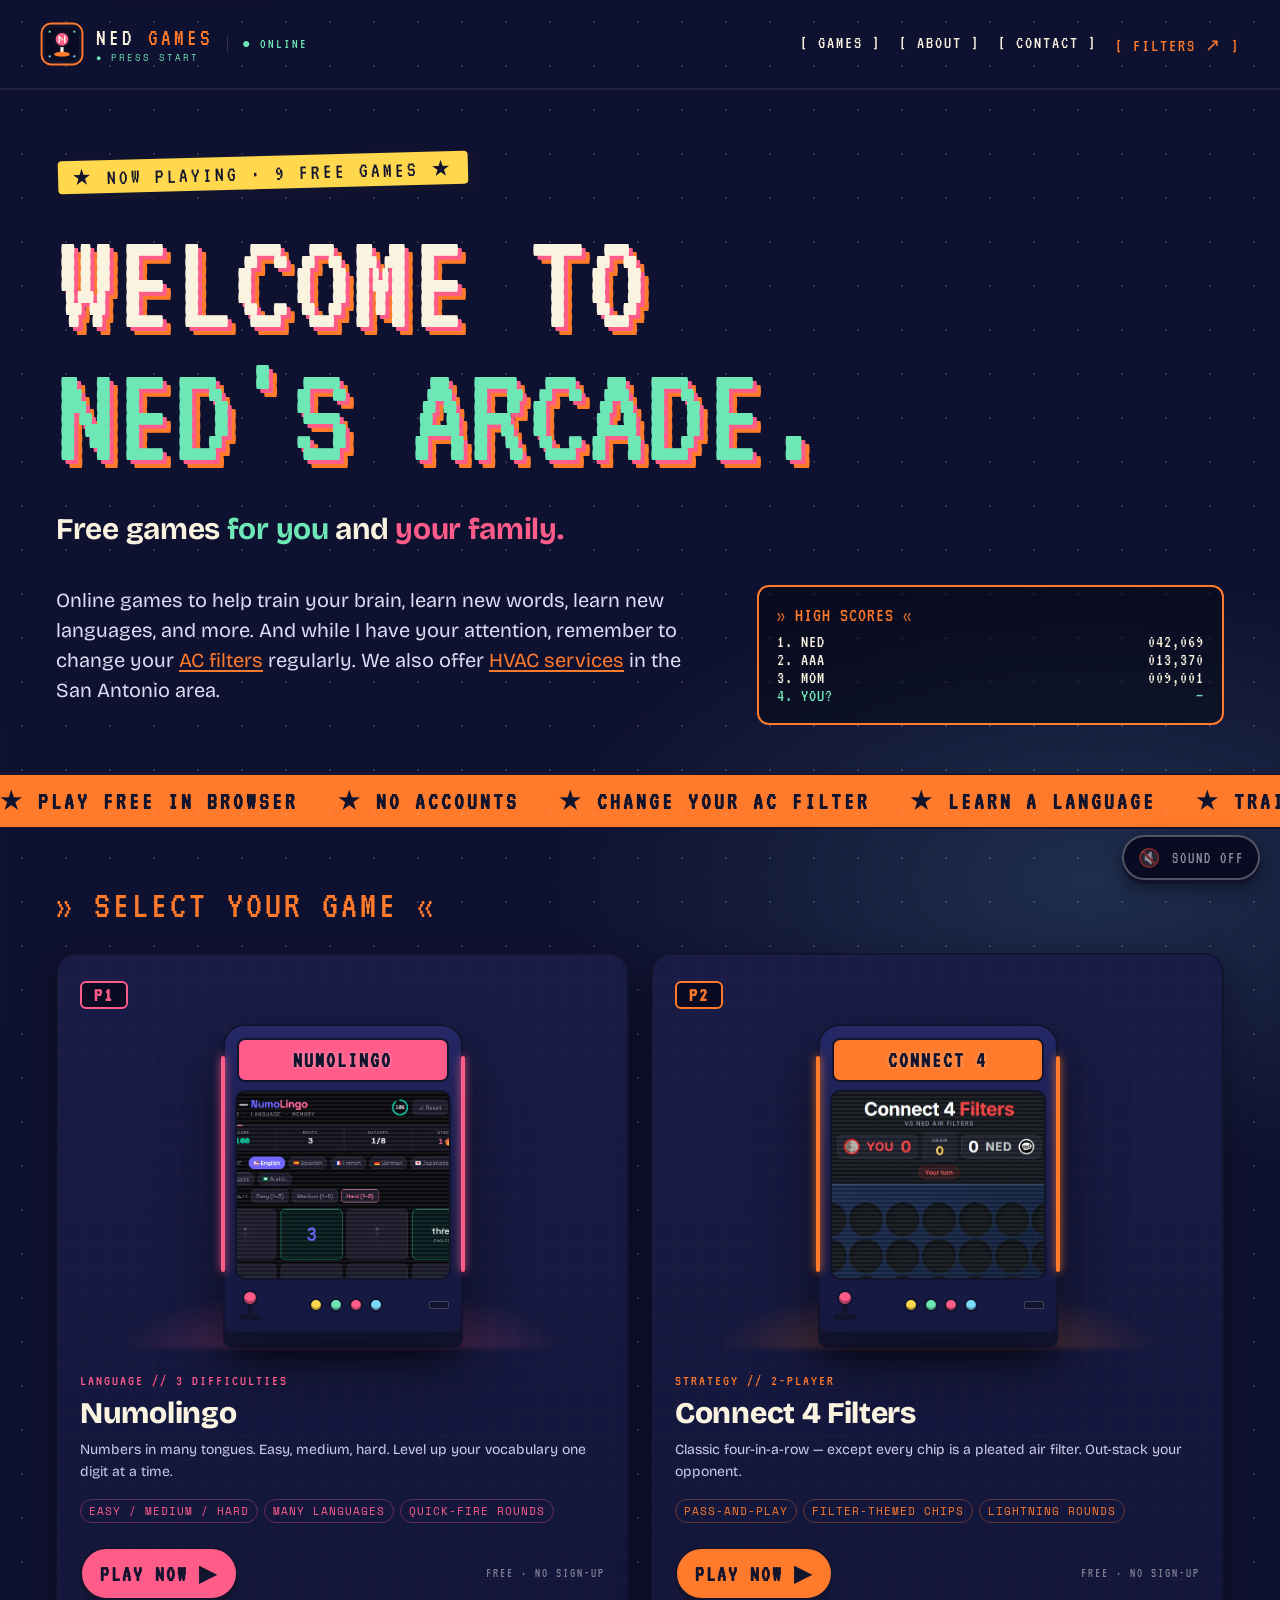
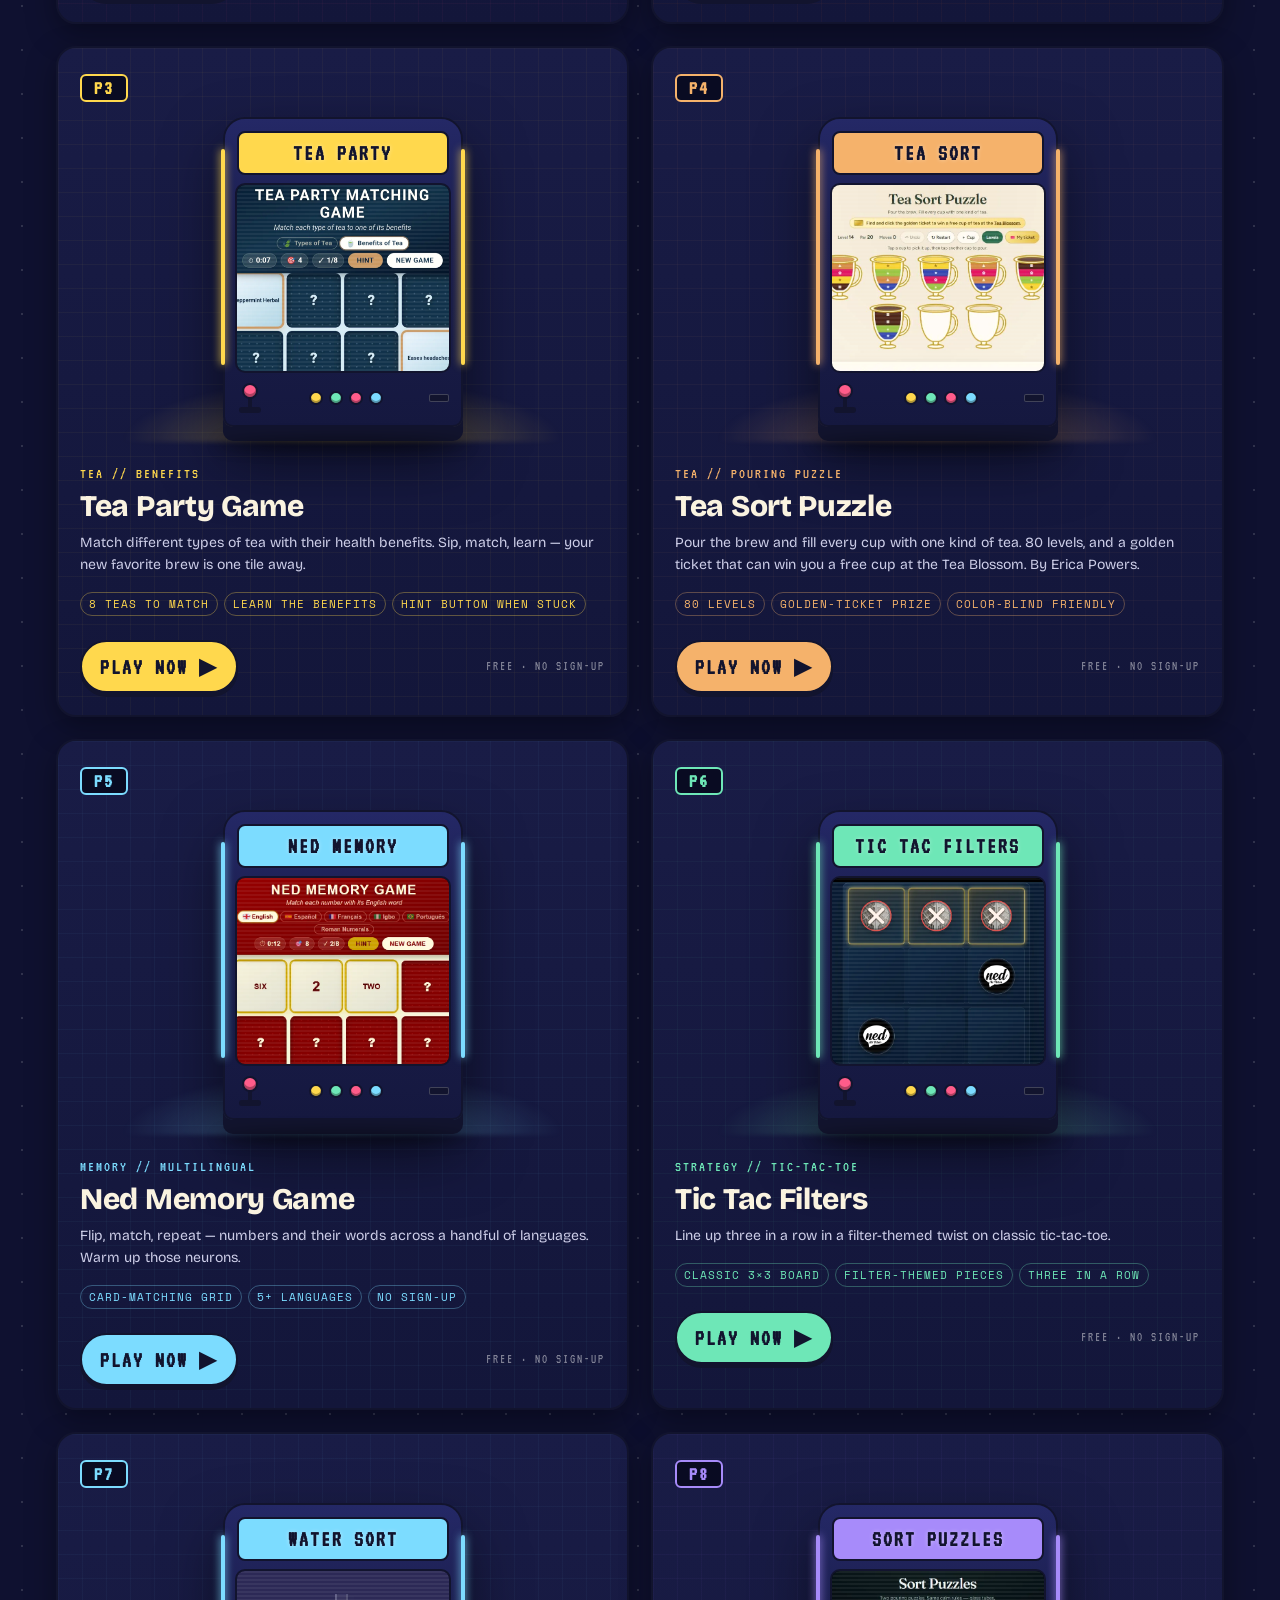
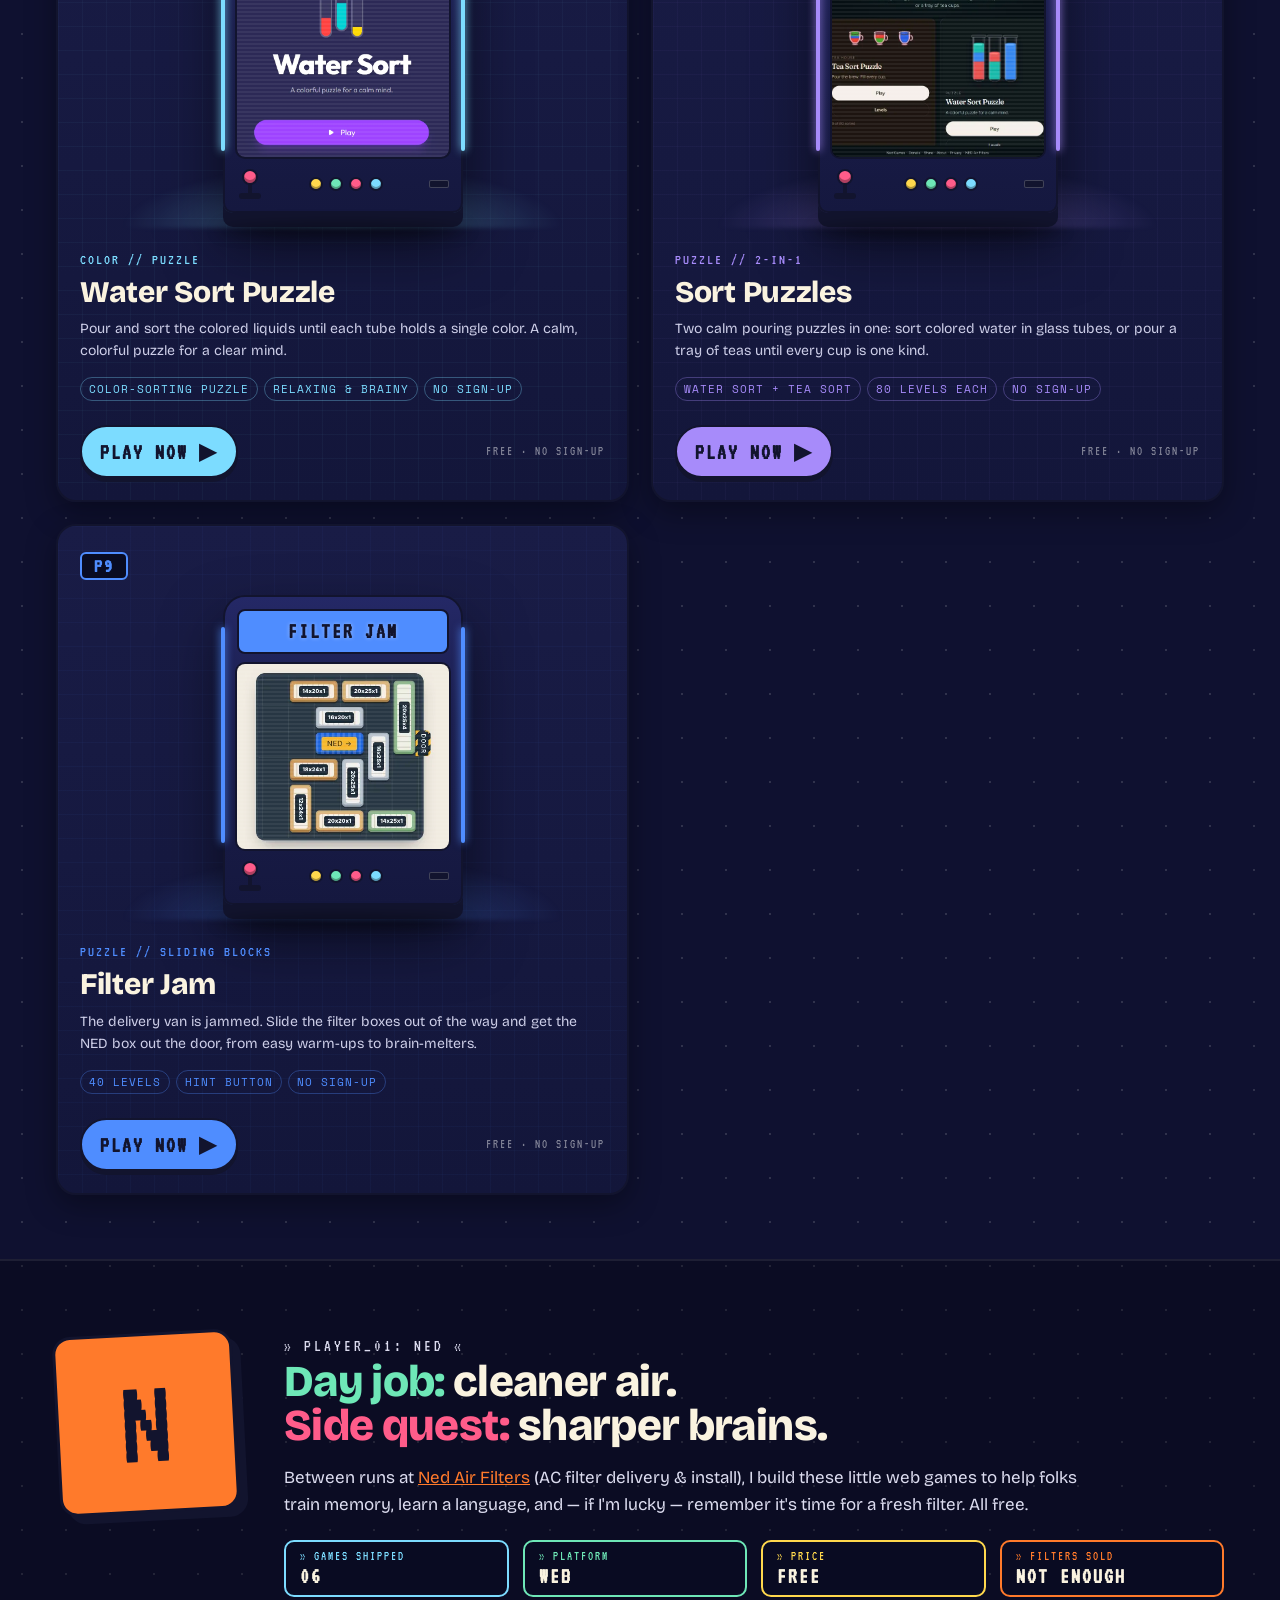
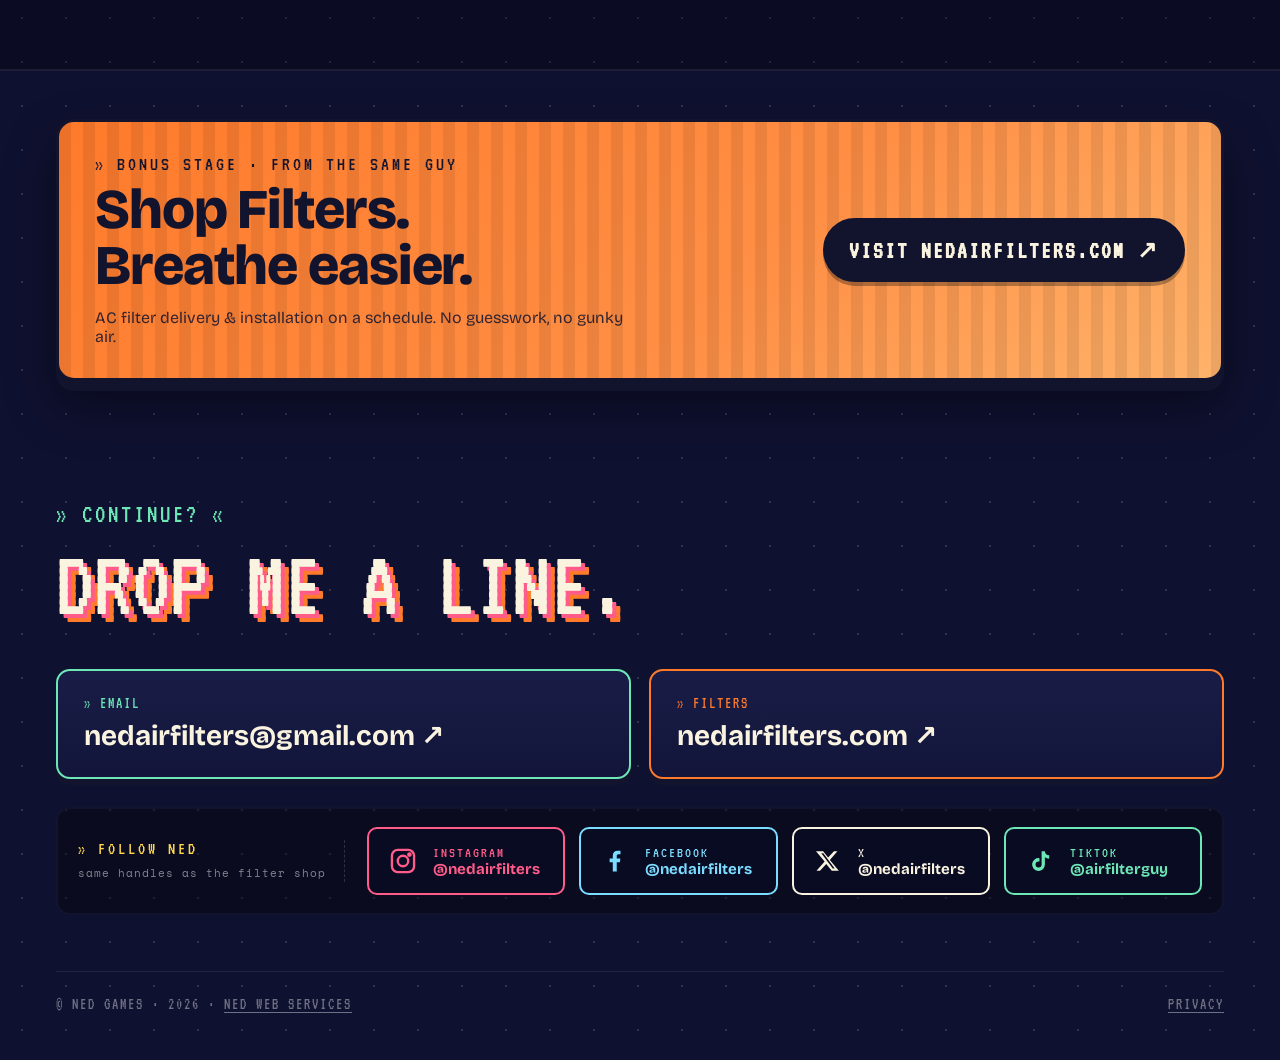
<file: index.html>
<!doctype html>
<html lang="en">
<head>
<meta charset="utf-8">
<meta name="viewport" content="width=device-width, initial-scale=1">
<script async src="https://nedtraffic.replit.app/api/tracker.js" data-site="a083da2c-3864-4326-9551-e8ba31e98a28"></script>
<title>Ned Games — Free Browser Memory Games &amp; Language Games</title>
<meta name="description" content="Free browser memory games and language games by Ned. Learn numbers in Spanish, French, Igbo, Swahili &amp; more. Play Connect 4 Filters and color-sorting puzzles. No downloads, no sign-up.">
<link rel="canonical" href="https://games.nedwebservices.com/">
<meta name="theme-color" content="#0f1130">
<meta name="author" content="Ned">
<link rel="icon" type="image/png" href="assets/favicon.png">
<link rel="icon" type="image/png" sizes="192x192" href="assets/favicon-192.png">
<link rel="apple-touch-icon" href="assets/apple-touch-icon.png">
<meta property="og:type" content="website">
<meta property="og:site_name" content="Ned Games">
<meta property="og:title" content="Ned Games — Free Brain-Training Browser Games">
<meta property="og:description" content="Nine free browser games: memory matching, Connect 4 Filters, number-word language matching, tea-and-benefits matching, Water Sort and Tea Sort pouring puzzles, the Filter Jam sliding block puzzle, and Tic Tac Filters. Free games for you and your family.">
<meta property="og:url" content="https://games.nedwebservices.com/">
<meta property="og:image" content="https://games.nedwebservices.com/assets/og-image.jpg">
<meta property="og:image:width" content="1200">
<meta property="og:image:height" content="630">
<meta name="twitter:card" content="summary_large_image">
<meta name="twitter:title" content="Ned Games — Free Brain-Training Browser Games">
<meta name="twitter:description" content="Free browser memory games &amp; language games. Learn numbers in Spanish, French, Igbo, and Swahili. Play Connect 4 Filters and color-sorting puzzles. No sign-up.">
<meta name="twitter:image" content="https://games.nedwebservices.com/assets/og-image.jpg">
<link rel="preconnect" href="https://fonts.googleapis.com">
<link rel="preconnect" href="https://fonts.gstatic.com" crossorigin>
<link rel="stylesheet" href="https://fonts.googleapis.com/css2?family=Bricolage+Grotesque:opsz,wght@12..96,400;12..96,600;12..96,700;12..96,800&family=VT323&family=Space+Mono:wght@400;700&display=swap">
<link rel="stylesheet" href="style.css?v=1">
<script type="application/ld+json">{"@context": "https://schema.org", "@graph": [{"@type": "WebSite", "@id": "https://games.nedwebservices.com/#website", "url": "https://games.nedwebservices.com/", "name": "Ned Games", "description": "Free browser memory games, language games and puzzles by Ned.", "publisher": {"@type": "Organization", "name": "Ned Web Services", "url": "https://www.nedwebservices.com"}}, {"@type": "ItemList", "name": "Ned Games", "itemListElement": [{"@type": "ListItem", "position": 1, "item": {"@type": "VideoGame", "name": "Numolingo", "url": "https://numolingo.replit.app/", "description": "Numbers in many tongues. Easy, medium, hard. Level up your vocabulary one digit at a time.", "gamePlatform": "Web browser", "applicationCategory": "Game", "operatingSystem": "Any", "offers": {"@type": "Offer", "price": "0", "priceCurrency": "USD"}, "image": "https://games.nedwebservices.com/assets/screens/numolingo.webp"}}, {"@type": "ListItem", "position": 2, "item": {"@type": "VideoGame", "name": "Connect 4 Filters", "url": "https://connect4filters.replit.app/", "description": "Classic four-in-a-row \u2014 except every chip is a pleated air filter. Out-stack your opponent.", "gamePlatform": "Web browser", "applicationCategory": "Game", "operatingSystem": "Any", "offers": {"@type": "Offer", "price": "0", "priceCurrency": "USD"}, "image": "https://games.nedwebservices.com/assets/screens/connect4.webp"}}, {"@type": "ListItem", "position": 3, "item": {"@type": "VideoGame", "name": "Tea Party Game", "url": "https://teapartygame.replit.app/", "description": "Match different types of tea with their health benefits. Sip, match, learn \u2014 your new favorite brew is one tile away.", "gamePlatform": "Web browser", "applicationCategory": "Game", "operatingSystem": "Any", "offers": {"@type": "Offer", "price": "0", "priceCurrency": "USD"}, "image": "https://games.nedwebservices.com/assets/screens/teaparty.webp"}}, {"@type": "ListItem", "position": 4, "item": {"@type": "VideoGame", "name": "Tea Sort Puzzle", "url": "https://teasort.nedwebservices.com/", "description": "Pour the brew and fill every cup with one kind of tea. 80 levels, and a golden ticket that can win you a free cup at the Tea Blossom.", "gamePlatform": "Web browser", "applicationCategory": "Game", "operatingSystem": "Any", "offers": {"@type": "Offer", "price": "0", "priceCurrency": "USD"}, "image": "https://games.nedwebservices.com/assets/screens/teasort.webp"}}, {"@type": "ListItem", "position": 5, "item": {"@type": "VideoGame", "name": "Ned Memory Game", "url": "https://nedmemorygame.replit.app/", "description": "Flip, match, repeat \u2014 numbers and their words across a handful of languages. Warm up those neurons.", "gamePlatform": "Web browser", "applicationCategory": "Game", "operatingSystem": "Any", "offers": {"@type": "Offer", "price": "0", "priceCurrency": "USD"}, "image": "https://games.nedwebservices.com/assets/screens/memory.webp"}}, {"@type": "ListItem", "position": 6, "item": {"@type": "VideoGame", "name": "Tic Tac Filters", "url": "https://tictacfilters.replit.app/", "description": "Line up three in a row in a filter-themed twist on classic tic-tac-toe.", "gamePlatform": "Web browser", "applicationCategory": "Game", "operatingSystem": "Any", "offers": {"@type": "Offer", "price": "0", "priceCurrency": "USD"}, "image": "https://games.nedwebservices.com/assets/screens/tictacfilters.webp"}}, {"@type": "ListItem", "position": 7, "item": {"@type": "VideoGame", "name": "Water Sort Puzzle", "url": "https://water-sort.replit.app/", "description": "Pour and sort the colored liquids until each tube holds a single color. A calm, colorful puzzle for a clear mind.", "gamePlatform": "Web browser", "applicationCategory": "Game", "operatingSystem": "Any", "offers": {"@type": "Offer", "price": "0", "priceCurrency": "USD"}, "image": "https://games.nedwebservices.com/assets/screens/watersort.webp"}}, {"@type": "ListItem", "position": 8, "item": {"@type": "VideoGame", "name": "Sort Puzzles", "url": "https://watersort.grok.me/", "description": "Two calm pouring puzzles in one: sort colored water in glass tubes, or pour a tray of teas until every cup is one kind.", "gamePlatform": "Web browser", "applicationCategory": "Game", "operatingSystem": "Any", "offers": {"@type": "Offer", "price": "0", "priceCurrency": "USD"}, "image": "https://games.nedwebservices.com/assets/screens/sortpuzzles.webp"}}, {"@type": "ListItem", "position": 9, "item": {"@type": "VideoGame", "name": "Filter Jam", "url": "https://filterjam.nedwebservices.com/", "description": "Sliding block puzzle: slide the filter boxes and get the NED box out the van door. 40 levels.", "genre": "Puzzle", "gamePlatform": "Web browser", "image": "https://games.nedwebservices.com/assets/screens/filterjam.webp"}}]}]}</script>
</head>
<body>
<div class="page">
  <div class="stars" aria-hidden="true"></div>

  <header class="topnav">
    <a class="brand" href="#top" aria-label="Ned Games home">
      <span class="logo"><svg viewBox="0 0 56 56" aria-hidden="true" focusable="false">
  <rect x="2" y="2" width="52" height="52" rx="12" fill="#12142e" stroke="#ff7a2b" stroke-width="2.5"/>
  <rect x="7" y="7" width="42" height="42" rx="8" fill="#090b22"/>
  <rect x="26" y="26" width="4" height="14" fill="#faf3e0"/>
  <ellipse cx="28" cy="42" rx="10" ry="3" fill="#12142e"/><ellipse cx="28" cy="41" rx="10" ry="3" fill="#ff7a2b"/>
  <circle cx="28" cy="22" r="9" fill="#ff5c8a" stroke="#12142e" stroke-width="2"/>
  <g fill="#faf3e0"><rect x="23.5" y="17.5" width="2" height="9"/><rect x="30.5" y="17.5" width="2" height="9"/><rect x="25.5" y="19.5" width="2" height="2"/><rect x="27.5" y="21.5" width="2" height="2"/></g>
  <g fill="#6ee7b7"><rect x="11" y="11" width="2.5" height="2.5"/><rect x="42.5" y="11" width="2.5" height="2.5"/></g>
  <g fill="#7cdcff"><rect x="11" y="42.5" width="2.5" height="2.5"/><rect x="42.5" y="42.5" width="2.5" height="2.5"/></g>
</svg><span class="logo-words"><span class="logo-name">NED <span>GAMES</span></span><span class="logo-sub"><span class="blink">●</span> press start</span></span></span>
      <span class="online"><span class="blink">●</span> ONLINE</span>
    </a>
    <nav aria-label="Main">
      <a href="#games">[ GAMES ]</a>
      <a href="#about">[ ABOUT ]</a>
      <a href="#contact">[ CONTACT ]</a>
      <a class="ext" href="https://www.nedairfilters.com" target="_blank" rel="noopener">[ FILTERS ↗ ]</a>
    </nav>
  </header>

  <main>
    <section class="hero" id="top">
      <p class="now-playing">★ NOW PLAYING · 9 FREE GAMES ★</p>
      <h1>WELCOME TO<br><span>NED'S ARCADE.</span></h1>
      <p class="manifesto">Free games <span class="m">for you</span> and <span class="p">your family.</span></p>
      <div class="hero-grid">
        <p>Online games to help train your brain, learn new words, learn new languages, and more. And while I have your attention, remember to change your <a href="https://www.nedairfilters.com" target="_blank" rel="noopener">AC filters</a> regularly. We also offer <a href="https://www.nedairfilters.com/hvac" target="_blank" rel="noopener">HVAC services</a> in the San Antonio area.</p>
        <div class="scores" role="img" aria-label="Arcade high score table for fun">
          <h2>» HIGH SCORES «</h2>
          <div><span>1. NED</span><span>042,069</span></div>
          <div><span>2. AAA</span><span>013,370</span></div>
          <div><span>3. MOM</span><span>009,001</span></div>
          <div class="you"><span>4. YOU?</span><span>—</span></div>
        </div>
      </div>
    </section>

    <div class="ticker" aria-label="Play free in browser, no accounts, change your AC filter, learn a language, train your memory"><div class="ticker-track" aria-hidden="true"><span>★ PLAY FREE IN BROWSER</span><span>★ NO ACCOUNTS</span><span>★ CHANGE YOUR AC FILTER</span><span>★ LEARN A LANGUAGE</span><span>★ TRAIN YOUR MEMORY</span><span>★ BUILT BY NED</span><span>★ POWERED BY CLEAN AIR</span><span aria-hidden="true">★ PLAY FREE IN BROWSER</span><span aria-hidden="true">★ NO ACCOUNTS</span><span aria-hidden="true">★ CHANGE YOUR AC FILTER</span><span aria-hidden="true">★ LEARN A LANGUAGE</span><span aria-hidden="true">★ TRAIN YOUR MEMORY</span><span aria-hidden="true">★ BUILT BY NED</span><span aria-hidden="true">★ POWERED BY CLEAN AIR</span></div></div>

    <section class="games" id="games" aria-labelledby="games-title">
      <h2 class="section-title" id="games-title">» SELECT YOUR GAME «</h2>
      <div class="grid">
      <a class="card" href="https://numolingo.replit.app/" target="_blank" rel="noopener" style="--c:#ff5c8a" aria-label="Play Numolingo (opens in a new tab)">
        <span class="pno">P1</span>
        <div class="cab-area" aria-hidden="true">
          <div class="cab-glow"></div>
          <div class="cab">
            <i class="light l"></i><i class="light r"></i>
            <div class="marquee flicker">NUMOLINGO</div>
            <div class="screen"><img src="assets/screens/numolingo.webp?v=1" alt="NumoLingo number and language memory game screen" width="460" height="345" loading="lazy" decoding="async"></div>
            <div class="controls"><div class="stick"><i class="shaft"></i><i class="ball"></i><i class="base"></i></div><div class="buttons"><i></i><i></i><i></i><i></i></div><div class="slot"></div></div>
          </div>
          <div class="cab-shadow"></div>
        </div>
        <div class="card-body">
          <div class="tag">LANGUAGE // 3 DIFFICULTIES</div>
          <h3>Numolingo</h3>
          <p>Numbers in many tongues. Easy, medium, hard. Level up your vocabulary one digit at a time.</p>
          <ul class="chips"><li>Easy / Medium / Hard</li><li>Many languages</li><li>Quick-fire rounds</li></ul>
          <div class="card-foot"><span class="coin">PLAY NOW ▶</span><span class="free">FREE · NO SIGN-UP</span></div>
        </div>
      </a>
      <a class="card" href="https://connect4filters.replit.app/" target="_blank" rel="noopener" style="--c:#ff7a2b" aria-label="Play Connect 4 Filters (opens in a new tab)">
        <span class="pno">P2</span>
        <div class="cab-area" aria-hidden="true">
          <div class="cab-glow"></div>
          <div class="cab">
            <i class="light l"></i><i class="light r"></i>
            <div class="marquee flicker">CONNECT 4</div>
            <div class="screen"><img src="assets/screens/connect4.webp?v=1" alt="Connect 4 Filters board with air-filter chips" width="460" height="345" loading="lazy" decoding="async"></div>
            <div class="controls"><div class="stick"><i class="shaft"></i><i class="ball"></i><i class="base"></i></div><div class="buttons"><i></i><i></i><i></i><i></i></div><div class="slot"></div></div>
          </div>
          <div class="cab-shadow"></div>
        </div>
        <div class="card-body">
          <div class="tag">STRATEGY // 2-PLAYER</div>
          <h3>Connect 4 Filters</h3>
          <p>Classic four-in-a-row — except every chip is a pleated air filter. Out-stack your opponent.</p>
          <ul class="chips"><li>Pass-and-play</li><li>Filter-themed chips</li><li>Lightning rounds</li></ul>
          <div class="card-foot"><span class="coin">PLAY NOW ▶</span><span class="free">FREE · NO SIGN-UP</span></div>
        </div>
      </a>
      <a class="card" href="https://teapartygame.replit.app/" target="_blank" rel="noopener" style="--c:#ffd84d" aria-label="Play Tea Party Game (opens in a new tab)">
        <span class="pno">P3</span>
        <div class="cab-area" aria-hidden="true">
          <div class="cab-glow"></div>
          <div class="cab">
            <i class="light l"></i><i class="light r"></i>
            <div class="marquee flicker">TEA PARTY</div>
            <div class="screen"><img src="assets/screens/teaparty.webp?v=1" alt="Tea Party Matching Game tiles of tea types" width="460" height="345" loading="lazy" decoding="async"></div>
            <div class="controls"><div class="stick"><i class="shaft"></i><i class="ball"></i><i class="base"></i></div><div class="buttons"><i></i><i></i><i></i><i></i></div><div class="slot"></div></div>
          </div>
          <div class="cab-shadow"></div>
        </div>
        <div class="card-body">
          <div class="tag">TEA // BENEFITS</div>
          <h3>Tea Party Game</h3>
          <p>Match different types of tea with their health benefits. Sip, match, learn — your new favorite brew is one tile away.</p>
          <ul class="chips"><li>8 teas to match</li><li>Learn the benefits</li><li>Hint button when stuck</li></ul>
          <div class="card-foot"><span class="coin">PLAY NOW ▶</span><span class="free">FREE · NO SIGN-UP</span></div>
        </div>
      </a>
      <a class="card" href="https://teasort.nedwebservices.com/" target="_blank" rel="noopener" style="--c:#f5b26b" aria-label="Play Tea Sort Puzzle (opens in a new tab)">
        <span class="pno">P4</span>
        <div class="cab-area" aria-hidden="true">
          <div class="cab-glow"></div>
          <div class="cab">
            <i class="light l"></i><i class="light r"></i>
            <div class="marquee flicker">TEA SORT</div>
            <div class="screen"><img src="assets/screens/teasort.webp?v=1" alt="Tea Sort Puzzle level with layered teas in glass cups" width="460" height="345" loading="lazy" decoding="async"></div>
            <div class="controls"><div class="stick"><i class="shaft"></i><i class="ball"></i><i class="base"></i></div><div class="buttons"><i></i><i></i><i></i><i></i></div><div class="slot"></div></div>
          </div>
          <div class="cab-shadow"></div>
        </div>
        <div class="card-body">
          <div class="tag">TEA // POURING PUZZLE</div>
          <h3>Tea Sort Puzzle</h3>
          <p>Pour the brew and fill every cup with one kind of tea. 80 levels, and a golden ticket that can win you a free cup at the Tea Blossom. By Erica Powers.</p>
          <ul class="chips"><li>80 levels</li><li>Golden-ticket prize</li><li>Color-blind friendly</li></ul>
          <div class="card-foot"><span class="coin">PLAY NOW ▶</span><span class="free">FREE · NO SIGN-UP</span></div>
        </div>
      </a>
      <a class="card" href="https://nedmemorygame.replit.app/" target="_blank" rel="noopener" style="--c:#7cdcff" aria-label="Play Ned Memory Game (opens in a new tab)">
        <span class="pno">P5</span>
        <div class="cab-area" aria-hidden="true">
          <div class="cab-glow"></div>
          <div class="cab">
            <i class="light l"></i><i class="light r"></i>
            <div class="marquee flicker">NED MEMORY</div>
            <div class="screen"><img src="assets/screens/memory.webp?v=1" alt="Ned Memory Game card grid matching numbers to their words" width="460" height="345" loading="lazy" decoding="async"></div>
            <div class="controls"><div class="stick"><i class="shaft"></i><i class="ball"></i><i class="base"></i></div><div class="buttons"><i></i><i></i><i></i><i></i></div><div class="slot"></div></div>
          </div>
          <div class="cab-shadow"></div>
        </div>
        <div class="card-body">
          <div class="tag">MEMORY // MULTILINGUAL</div>
          <h3>Ned Memory Game</h3>
          <p>Flip, match, repeat — numbers and their words across a handful of languages. Warm up those neurons.</p>
          <ul class="chips"><li>Card-matching grid</li><li>5+ languages</li><li>No sign-up</li></ul>
          <div class="card-foot"><span class="coin">PLAY NOW ▶</span><span class="free">FREE · NO SIGN-UP</span></div>
        </div>
      </a>
      <a class="card" href="https://tictacfilters.replit.app/" target="_blank" rel="noopener" style="--c:#6ee7b7" aria-label="Play Tic Tac Filters (opens in a new tab)">
        <span class="pno">P6</span>
        <div class="cab-area" aria-hidden="true">
          <div class="cab-glow"></div>
          <div class="cab">
            <i class="light l"></i><i class="light r"></i>
            <div class="marquee flicker">TIC TAC FILTERS</div>
            <div class="screen"><img src="assets/screens/tictacfilters.webp?v=1" alt="Tic Tac Filters game board" width="460" height="345" loading="lazy" decoding="async"></div>
            <div class="controls"><div class="stick"><i class="shaft"></i><i class="ball"></i><i class="base"></i></div><div class="buttons"><i></i><i></i><i></i><i></i></div><div class="slot"></div></div>
          </div>
          <div class="cab-shadow"></div>
        </div>
        <div class="card-body">
          <div class="tag">STRATEGY // TIC-TAC-TOE</div>
          <h3>Tic Tac Filters</h3>
          <p>Line up three in a row in a filter-themed twist on classic tic-tac-toe.</p>
          <ul class="chips"><li>Classic 3×3 board</li><li>Filter-themed pieces</li><li>Three in a row</li></ul>
          <div class="card-foot"><span class="coin">PLAY NOW ▶</span><span class="free">FREE · NO SIGN-UP</span></div>
        </div>
      </a>
      <a class="card" href="https://water-sort.replit.app/" target="_blank" rel="noopener" style="--c:#7cdcff" aria-label="Play Water Sort Puzzle (opens in a new tab)">
        <span class="pno">P7</span>
        <div class="cab-area" aria-hidden="true">
          <div class="cab-glow"></div>
          <div class="cab">
            <i class="light l"></i><i class="light r"></i>
            <div class="marquee flicker">WATER SORT</div>
            <div class="screen"><img src="assets/screens/watersort.webp?v=1" alt="Water Sort Puzzle game screen with colored liquids in glass tubes" width="460" height="345" loading="lazy" decoding="async"></div>
            <div class="controls"><div class="stick"><i class="shaft"></i><i class="ball"></i><i class="base"></i></div><div class="buttons"><i></i><i></i><i></i><i></i></div><div class="slot"></div></div>
          </div>
          <div class="cab-shadow"></div>
        </div>
        <div class="card-body">
          <div class="tag">COLOR // PUZZLE</div>
          <h3>Water Sort Puzzle</h3>
          <p>Pour and sort the colored liquids until each tube holds a single color. A calm, colorful puzzle for a clear mind.</p>
          <ul class="chips"><li>Color-sorting puzzle</li><li>Relaxing &amp; brainy</li><li>No sign-up</li></ul>
          <div class="card-foot"><span class="coin">PLAY NOW ▶</span><span class="free">FREE · NO SIGN-UP</span></div>
        </div>
      </a>
      <a class="card" href="https://watersort.grok.me/" target="_blank" rel="noopener" style="--c:#a78bfa" aria-label="Play Sort Puzzles (opens in a new tab)">
        <span class="pno">P8</span>
        <div class="cab-area" aria-hidden="true">
          <div class="cab-glow"></div>
          <div class="cab">
            <i class="light l"></i><i class="light r"></i>
            <div class="marquee flicker">SORT PUZZLES</div>
            <div class="screen"><img src="assets/screens/sortpuzzles.webp?v=1" alt="Sort Puzzles menu with Tea Sort cups and Water Sort tubes" width="460" height="345" loading="lazy" decoding="async"></div>
            <div class="controls"><div class="stick"><i class="shaft"></i><i class="ball"></i><i class="base"></i></div><div class="buttons"><i></i><i></i><i></i><i></i></div><div class="slot"></div></div>
          </div>
          <div class="cab-shadow"></div>
        </div>
        <div class="card-body">
          <div class="tag">PUZZLE // 2-IN-1</div>
          <h3>Sort Puzzles</h3>
          <p>Two calm pouring puzzles in one: sort colored water in glass tubes, or pour a tray of teas until every cup is one kind.</p>
          <ul class="chips"><li>Water Sort + Tea Sort</li><li>80 levels each</li><li>No sign-up</li></ul>
          <div class="card-foot"><span class="coin">PLAY NOW ▶</span><span class="free">FREE · NO SIGN-UP</span></div>
        </div>
      </a>
      <a class="card" href="https://filterjam.nedwebservices.com/" target="_blank" rel="noopener" style="--c:#4f8dff" aria-label="Play Filter Jam (opens in a new tab)">
        <span class="pno">P9</span>
        <div class="cab-area" aria-hidden="true">
          <div class="cab-glow"></div>
          <div class="cab">
            <i class="light l"></i><i class="light r"></i>
            <div class="marquee flicker">FILTER JAM</div>
            <div class="screen"><img src="assets/screens/filterjam.webp?v=1" alt="Filter Jam board with filter boxes blocking the blue NED box" width="460" height="345" loading="lazy" decoding="async"></div>
            <div class="controls"><div class="stick"><i class="shaft"></i><i class="ball"></i><i class="base"></i></div><div class="buttons"><i></i><i></i><i></i><i></i></div><div class="slot"></div></div>
          </div>
          <div class="cab-shadow"></div>
        </div>
        <div class="card-body">
          <div class="tag">PUZZLE // SLIDING BLOCKS</div>
          <h3>Filter Jam</h3>
          <p>The delivery van is jammed. Slide the filter boxes out of the way and get the NED box out the door, from easy warm-ups to brain-melters.</p>
          <ul class="chips"><li>40 levels</li><li>Hint button</li><li>No sign-up</li></ul>
          <div class="card-foot"><span class="coin">PLAY NOW ▶</span><span class="free">FREE · NO SIGN-UP</span></div>
        </div>
      </a>
      </div>
    </section>

    <section class="about" id="about" aria-labelledby="about-title">
      <div class="about-grid">
        <div class="n-badge" aria-hidden="true">N</div>
        <div>
          <p class="player">» PLAYER_01: NED «</p>
          <h2 class="big" id="about-title"><span class="m">Day job:</span> cleaner air.<br><span class="p">Side quest:</span> sharper brains.</h2>
          <p>Between runs at <a href="https://www.nedairfilters.com" target="_blank" rel="noopener">Ned Air Filters</a> (AC filter delivery &amp; install), I build these little web games to help folks train memory, learn a language, and — if I'm lucky — remember it's time for a fresh filter. All free.</p>
          <div class="stats">
            <div class="stat" style="--c:#7cdcff"><span>» GAMES SHIPPED</span><span>06</span></div>
            <div class="stat" style="--c:#6ee7b7"><span>» PLATFORM</span><span>WEB</span></div>
            <div class="stat" style="--c:#ffd84d"><span>» PRICE</span><span>FREE</span></div>
            <div class="stat" style="--c:#ff7a2b"><span>» FILTERS SOLD</span><span>NOT ENOUGH</span></div>
          </div>
        </div>
      </div>
    </section>

    <section class="banner-wrap" aria-label="Ned Air Filters">
      <a class="banner" href="https://www.nedairfilters.com" target="_blank" rel="noopener">
        <div class="banner-inner">
          <div class="banner-text">
            <div class="banner-kicker">» BONUS STAGE · FROM THE SAME GUY</div>
            <p class="banner-title">Shop Filters.<br>Breathe easier.</p>
            <div class="banner-copy">AC filter delivery &amp; installation on a schedule. No guesswork, no gunky air.</div>
          </div>
          <span class="banner-cta">VISIT NEDAIRFILTERS.COM ↗</span>
        </div>
      </a>
    </section>

    <section class="contact" id="contact" aria-labelledby="contact-title">
      <p class="continue">» CONTINUE? «</p>
      <h2 class="drop" id="contact-title">DROP ME A LINE.</h2>
      <div class="primary">
        <a href="mailto:nedairfilters@gmail.com" style="--c:#6ee7b7"><span>» EMAIL</span><span>nedairfilters@gmail.com ↗</span></a>
        <a href="https://www.nedairfilters.com" target="_blank" rel="noopener" style="--c:#ff7a2b"><span>» FILTERS</span><span>nedairfilters.com ↗</span></a>
      </div>
      <div class="socials">
        <div class="follow"><span>» FOLLOW NED</span><span>same handles as the filter shop</span></div>
        <div class="social-list"><a class="social" href="https://instagram.com/nedairfilters" target="_blank" rel="noopener" style="--c:#ff5c8a" title="INSTAGRAM · @nedairfilters"><span class="ico"><svg width="28" height="28" viewBox="0 0 24 24" fill="none" stroke="currentColor" stroke-width="2" stroke-linecap="round" stroke-linejoin="round" aria-hidden="true"><rect x="2.5" y="2.5" width="19" height="19" rx="5"/><circle cx="12" cy="12" r="4.5"/><circle cx="17.5" cy="6.5" r="1" fill="currentColor"/></svg></span><span class="txt"><span>INSTAGRAM</span><span>@nedairfilters</span></span></a><a class="social" href="https://facebook.com/nedairfilters" target="_blank" rel="noopener" style="--c:#7cdcff" title="FACEBOOK · @nedairfilters"><span class="ico"><svg width="28" height="28" viewBox="0 0 24 24" fill="currentColor" aria-hidden="true"><path d="M13.5 21v-8h2.7l.4-3.2h-3.1V7.7c0-.9.25-1.5 1.55-1.5H16.7V3.3c-.28-.04-1.3-.12-2.48-.12-2.45 0-4.12 1.5-4.12 4.24v2.38H7.4V13h2.7v8h3.4z"/></svg></span><span class="txt"><span>FACEBOOK</span><span>@nedairfilters</span></span></a><a class="social" href="https://x.com/nedairfilters" target="_blank" rel="noopener" style="--c:#faf3e0" title="X · @nedairfilters"><span class="ico"><svg width="26" height="26" viewBox="0 0 24 24" fill="currentColor" aria-hidden="true"><path d="M17.5 3h3.2l-7 8 8.3 10h-6.5l-5.1-6.3L4.6 21H1.4l7.5-8.6L.9 3h6.6l4.6 5.8L17.5 3zm-1.1 16h1.8L7.7 4.9H5.8l10.6 14.1z"/></svg></span><span class="txt"><span>X</span><span>@nedairfilters</span></span></a><a class="social" href="https://tiktok.com/@airfilterguy" target="_blank" rel="noopener" style="--c:#6ee7b7" title="TIKTOK · @airfilterguy"><span class="ico"><svg width="26" height="26" viewBox="0 0 24 24" fill="currentColor" aria-hidden="true"><path d="M16.5 3h-3v12.2a2.8 2.8 0 1 1-2.8-2.8c.28 0 .55.04.8.12V9.4a5.9 5.9 0 1 0 5 5.85V8.6a6.8 6.8 0 0 0 4 1.3V6.8a3.8 3.8 0 0 1-4-3.8z"/></svg></span><span class="txt"><span>TIKTOK</span><span>@airfilterguy</span></span></a></div>
      </div>
      <footer class="site-foot">
        <span>© NED GAMES · 2026 · <a href="https://www.nedwebservices.com" target="_blank" rel="noopener">NED WEB SERVICES</a></span>
        <a href="privacy.html">PRIVACY</a>
      </footer>
    </section>
  </main>
</div>

<div data-ned-ads></div>
<script async src="https://ads.nedwebservices.com/widget.js"></script>

<button class="sound" id="soundBtn" type="button" aria-pressed="false" aria-label="Turn arcade sounds on"><span class="icon" aria-hidden="true">🔇</span><span class="label">SOUND OFF</span></button>
<script src="app.js?v=1"></script>
</body>
</html>
</file>
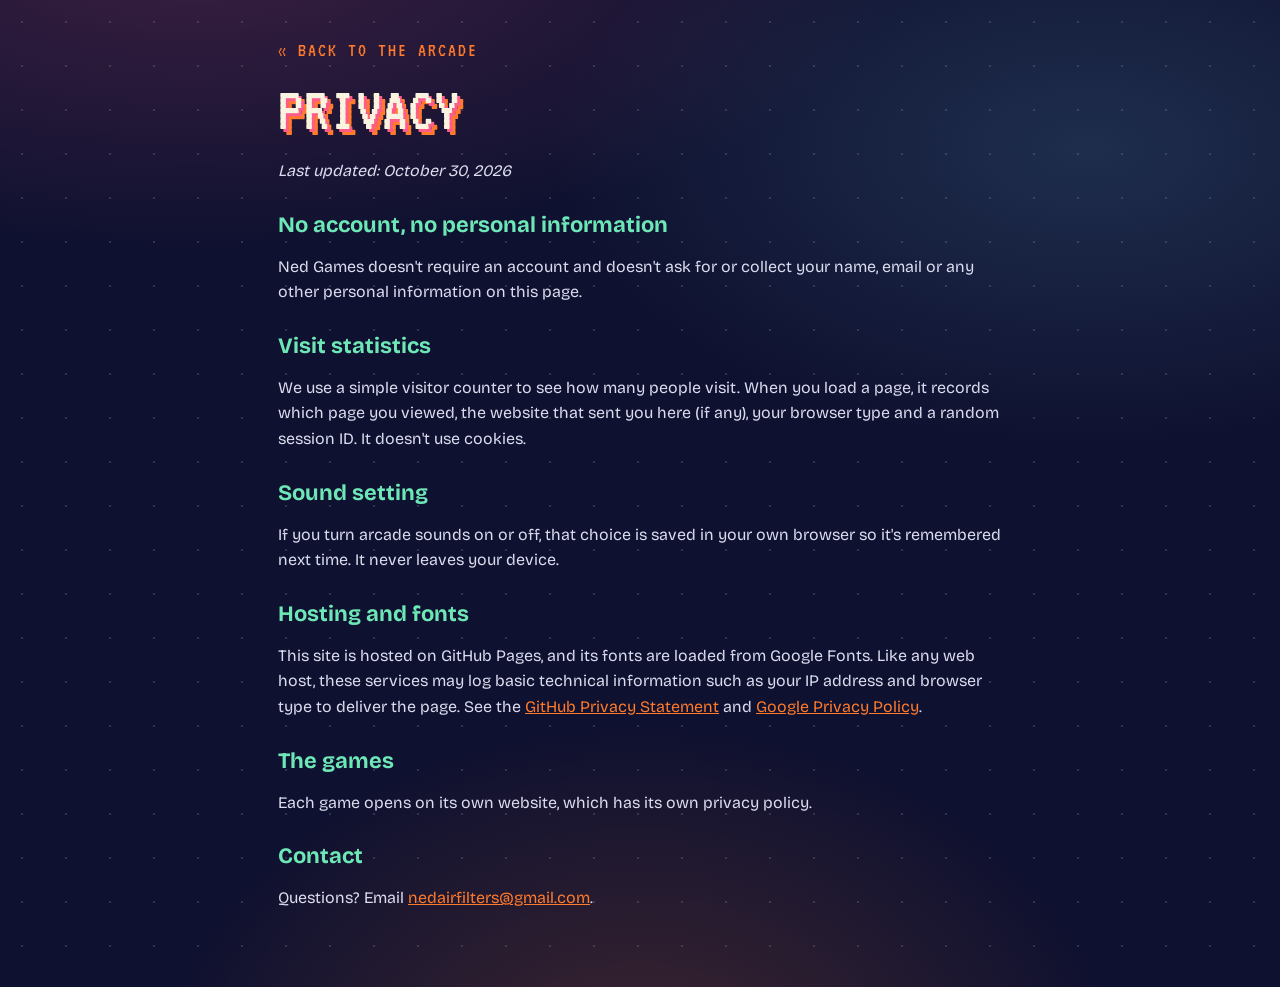
<file: privacy.html>
<!doctype html>
<html lang="en">
<head>
<meta charset="utf-8">
<meta name="viewport" content="width=device-width, initial-scale=1">
<script async src="https://nedtraffic.replit.app/api/tracker.js" data-site="a083da2c-3864-4326-9551-e8ba31e98a28"></script>
<title>Privacy Policy | Ned Games</title>
<meta name="description" content="Privacy policy for Ned Games, free browser games by Ned Web Services.">
<link rel="canonical" href="https://games.nedwebservices.com/privacy.html">
<meta name="theme-color" content="#0f1130">
<link rel="icon" type="image/png" href="assets/favicon.png">
<link rel="preconnect" href="https://fonts.googleapis.com">
<link rel="preconnect" href="https://fonts.gstatic.com" crossorigin>
<link rel="stylesheet" href="https://fonts.googleapis.com/css2?family=Bricolage+Grotesque:opsz,wght@12..96,400;12..96,600;12..96,700;12..96,800&family=VT323&family=Space+Mono:wght@400;700&display=swap">
<link rel="stylesheet" href="style.css?v=1">
</head>
<body>
<div class="page">
  <div class="stars" aria-hidden="true"></div>
  <main class="doc">
    <a class="back" href="./">« BACK TO THE ARCADE</a>
    <h1>PRIVACY</h1>
    <p><em>Last updated: October 30, 2026</em></p>
    <h2>No account, no personal information</h2>
    <p>Ned Games doesn't require an account and doesn't ask for or collect your name, email or any other personal information on this page.</p>
    <h2>Visit statistics</h2>
    <p>We use a simple visitor counter to see how many people visit. When you load a page, it records which page you viewed, the website that sent you here (if any), your browser type and a random session ID. It doesn't use cookies.</p>
    <h2>Sound setting</h2>
    <p>If you turn arcade sounds on or off, that choice is saved in your own browser so it's remembered next time. It never leaves your device.</p>
    <h2>Hosting and fonts</h2>
    <p>This site is hosted on GitHub Pages, and its fonts are loaded from Google Fonts. Like any web host, these services may log basic technical information such as your IP address and browser type to deliver the page. See the <a href="https://docs.github.com/en/site-policy/privacy-policies/github-general-privacy-statement">GitHub Privacy Statement</a> and <a href="https://policies.google.com/privacy">Google Privacy Policy</a>.</p>
    <h2>The games</h2>
    <p>Each game opens on its own website, which has its own privacy policy.</p>
    <h2>Contact</h2>
    <p>Questions? Email <a href="mailto:nedairfilters@gmail.com">nedairfilters@gmail.com</a>.</p>
  </main>
</div>
<div data-ned-ads></div>
<script async src="https://ads.nedwebservices.com/widget.js"></script>
</body>
</html>
</file>
<file: style.css>
/* Ned Games — arcade lobby. Deep indigo night + CRT glow + chunky playful type. */
:root {
  --bg: #0f1130;
  --bg-deep: #090b22;
  --paper: #faf3e0;
  --ink: #12142e;
  --orange: #ff7a2b;
  --pink: #ff5c8a;
  --mint: #6ee7b7;
  --cyan: #7cdcff;
  --yellow: #ffd84d;
  --body: "Bricolage Grotesque", system-ui, -apple-system, "Segoe UI", sans-serif;
  --pixel: "VT323", ui-monospace, monospace;
  --mono: "Space Mono", ui-monospace, monospace;
}
* { box-sizing: border-box; }
html { scroll-behavior: smooth; -webkit-text-size-adjust: 100%; }
html, body { margin: 0; padding: 0; background: var(--bg); color: var(--paper); font-family: var(--body); }
a { color: inherit; }
::selection { background: var(--orange); color: var(--ink); }
img { max-width: 100%; }

.page {
  min-height: 100vh; position: relative; overflow: hidden; background: var(--bg);
  background-image:
    radial-gradient(1200px 500px at 15% -5%, rgba(255,92,138,0.18), transparent 60%),
    radial-gradient(900px 500px at 85% 15%, rgba(124,220,255,0.14), transparent 60%),
    radial-gradient(800px 600px at 50% 110%, rgba(255,122,43,0.2), transparent 60%);
}
.stars {
  position: absolute; inset: 0; pointer-events: none; opacity: .25;
  background-image: radial-gradient(rgba(255,255,255,0.55) 1px, transparent 1px);
  background-size: 44px 44px; animation: twinkle 6s ease-in-out infinite;
}
@keyframes twinkle { 0%,100% { opacity: .2 } 50% { opacity: .5 } }
@keyframes blink { 0%,49% { opacity: 1 } 50%,100% { opacity: .15 } }
.blink { animation: blink 1.1s steps(2) infinite; }
@keyframes flicker { 0%,97%,100% { opacity: 1 } 98% { opacity: .6 } 99% { opacity: .9 } }
.flicker { animation: flicker 5s infinite; }
.pixel { font-family: var(--pixel); letter-spacing: 2px; }

/* ---------- Header ---------- */
.topnav {
  position: relative; z-index: 5; display: flex; align-items: center; justify-content: space-between;
  flex-wrap: wrap; gap: 10px; padding: 22px 40px; border-bottom: 2px solid rgba(255,255,255,0.08);
}
.brand { display: flex; align-items: center; gap: 10px; text-decoration: none; }
.logo { display: inline-flex; align-items: center; gap: 12px; }
.logo svg { display: block; width: 44px; height: 44px; }
.logo-words { display: flex; flex-direction: column; line-height: 1; gap: 3px; }
.logo-name { font-family: var(--pixel); font-size: 24px; letter-spacing: 3px; color: var(--paper); }
.logo-name span, .orange { color: var(--orange); }
.logo-sub { font-family: var(--mono); font-size: 9px; letter-spacing: 2px; color: var(--mint); text-transform: uppercase; }
.online { font-family: var(--pixel); font-size: 14px; letter-spacing: 2px; color: var(--mint); border-left: 1px solid rgba(255,255,255,0.15); padding-left: 14px; margin-left: 4px; }
.topnav nav { display: flex; flex-wrap: wrap; row-gap: 6px; column-gap: 18px; font-family: var(--pixel); font-size: 18px; letter-spacing: 2px; justify-content: flex-end; }
.topnav nav a { color: var(--paper); text-decoration: none; white-space: nowrap; }
.topnav nav a:hover { color: var(--yellow); }
.topnav nav a.ext { color: var(--orange); }

/* ---------- Hero ---------- */
.hero { padding: 64px 56px 48px; position: relative; }
.now-playing {
  display: inline-block; font-family: var(--pixel); font-size: 22px; letter-spacing: 3px; color: var(--ink);
  background: var(--yellow); padding: 4px 14px; border-radius: 6px; border: 2px solid var(--ink);
  margin: 0 0 26px; transform: rotate(-1.5deg); box-shadow: 4px 4px 0 var(--ink);
}
.hero h1 {
  margin: 0; font-family: var(--pixel); font-weight: 400; font-size: 148px; line-height: .9; letter-spacing: 0;
  color: var(--paper); text-shadow: 4px 4px 0 var(--pink), 8px 8px 0 var(--orange);
}
.hero h1 span { color: var(--mint); }
.manifesto { margin-top: 28px; max-width: 900px; font-weight: 700; font-size: 30px; line-height: 1.25; letter-spacing: -0.01em; }
.manifesto .m { color: var(--mint); } .manifesto .p { color: var(--pink); }
.hero-grid { display: grid; grid-template-columns: 1.4fr 1fr; gap: 48px; margin-top: 36px; align-items: start; }
.hero-grid p { margin: 0; font-size: 20px; line-height: 1.5; color: #dcdcf5; max-width: 680px; }
.hero-grid p a { color: var(--orange); text-underline-offset: 3px; }
.scores { background: rgba(0,0,0,0.35); border: 2px solid var(--orange); border-radius: 12px; padding: 18px; font-family: var(--pixel); font-size: 18px; letter-spacing: 1px; }
.scores h2 { color: var(--orange); margin: 0 0 8px; font-size: 20px; font-weight: 400; }
.scores div { display: flex; justify-content: space-between; }
.scores .you { color: var(--mint); }

/* ---------- Ticker ---------- */
.ticker { background: var(--orange); color: var(--ink); border-top: 2px solid var(--ink); border-bottom: 2px solid var(--ink); padding: 12px 0; overflow: hidden; font-family: var(--pixel); font-size: 24px; letter-spacing: 3px; font-weight: 700; }
.ticker-track { display: flex; gap: 40px; width: max-content; white-space: nowrap; animation: slide 14s linear infinite; }
@keyframes slide { from { transform: translateX(0) } to { transform: translateX(-50%) } }

/* ---------- Games ---------- */
.games { padding: 56px 40px 64px; position: relative; }
.section-title { font-family: var(--pixel); font-weight: 400; font-size: 40px; letter-spacing: 3px; color: var(--orange); line-height: 1; margin: 0 16px 28px; }
.grid { display: grid; grid-template-columns: 1fr 1fr; gap: 22px; padding: 0 16px; }
.card {
  --c: var(--cyan);
  display: block; text-decoration: none; color: var(--paper); position: relative; overflow: hidden;
  background: linear-gradient(180deg,#191c46 0%,#13163a 100%); border: 2px solid var(--ink); border-radius: 20px;
  padding: 26px 22px 22px; box-shadow: 0 10px 30px rgba(0,0,0,0.35);
}
.card::before {
  content: ""; position: absolute; inset: 0; pointer-events: none; opacity: .6;
  background-image: linear-gradient(color-mix(in srgb, var(--c) 7%, transparent) 1px, transparent 1px),
                    linear-gradient(90deg, color-mix(in srgb, var(--c) 7%, transparent) 1px, transparent 1px);
  background-size: 24px 24px;
}
.card:focus-visible { outline: 3px solid var(--yellow); outline-offset: 4px; }
.pno { position: relative; display: inline-block; font-family: var(--pixel); font-size: 20px; color: var(--c); background: var(--bg-deep); padding: 2px 12px; border-radius: 6px; border: 2px solid var(--c); letter-spacing: 2px; font-weight: 700; }
.cab-area { position: relative; width: 100%; height: 340px; display: flex; align-items: center; justify-content: center; }
.cab-glow { position: absolute; left: 0; right: 0; bottom: 0; height: 90px; pointer-events: none; filter: blur(2px);
  background: radial-gradient(60% 100% at 50% 100%, color-mix(in srgb, var(--c) 40%, transparent), transparent 70%); }
.cab {
  width: 240px; height: 310px; position: relative; padding: 12px; display: flex; flex-direction: column; gap: 10px;
  background: linear-gradient(180deg,#242866 0%,#1b1e4d 40%,#15183f 100%); border-radius: 22px 22px 10px 10px;
  border: 2px solid var(--ink); box-shadow: 0 14px 0 var(--ink), 0 30px 60px rgba(0,0,0,0.55);
  transition: transform .25s cubic-bezier(.2,.7,.3,1);
}
.card:hover .cab, .card:focus-visible .cab { transform: translateY(-6px); }
.cab .light { position: absolute; top: 30px; bottom: 60px; width: 4px; background: var(--c); border-radius: 2px; box-shadow: 0 0 8px var(--c); }
.cab .light.l { left: -4px; } .cab .light.r { right: -4px; }
.marquee { background: var(--c); color: var(--ink); text-align: center; padding: 8px 4px; border-radius: 8px; font-family: var(--pixel); font-size: 22px; line-height: 1.1; letter-spacing: 2px; border: 2px solid var(--ink); text-shadow: 0 0 4px rgba(255,255,255,0.4); font-weight: 700; white-space: nowrap; overflow: hidden; }
.card:hover .marquee { filter: brightness(1.15); }
.screen { flex: 1; background: var(--bg-deep); border-radius: 8px; position: relative; overflow: hidden; box-shadow: inset 0 0 30px rgba(0,0,0,0.6), 0 0 0 2px var(--ink); }
.screen img { position: absolute; inset: 0; width: 100%; height: 100%; object-fit: cover; filter: saturate(1.05) contrast(1.02); }
.screen::after { content: ""; position: absolute; inset: 0; pointer-events: none; border-radius: inherit; background: repeating-linear-gradient(0deg, rgba(255,255,255,0.06) 0 2px, transparent 2px 4px); }
.controls { display: flex; align-items: center; gap: 10px; padding-top: 2px; }
.stick { width: 26px; height: 30px; position: relative; }
.stick i { position: absolute; left: 50%; transform: translateX(-50%); }
.stick .shaft { top: 12px; width: 4px; height: 18px; background: var(--ink); border-radius: 2px; }
.stick .ball { top: 0; width: 16px; height: 16px; background: var(--pink); border-radius: 50%; border: 2px solid var(--ink); box-shadow: inset 0 -3px 0 rgba(0,0,0,0.3); }
.stick .base { bottom: 0; width: 22px; height: 6px; background: var(--ink); border-radius: 3px; }
.buttons { display: flex; gap: 6px; flex: 1; justify-content: center; }
.buttons i { width: 14px; height: 14px; border-radius: 50%; border: 2px solid var(--ink); box-shadow: inset 0 -2px 0 rgba(0,0,0,0.3); }
.buttons i:nth-child(1) { background: var(--yellow); } .buttons i:nth-child(2) { background: var(--mint); }
.buttons i:nth-child(3) { background: var(--pink); } .buttons i:nth-child(4) { background: var(--cyan); }
.slot { width: 20px; height: 8px; background: var(--ink); border-radius: 2px; border: 1px solid rgba(255,255,255,0.2); }
.cab-shadow { position: absolute; bottom: -8px; left: 50%; transform: translateX(-50%); width: 250px; height: 12px; background: rgba(0,0,0,0.4); border-radius: 50%; filter: blur(7px); }
.card-body { margin-top: 24px; display: flex; flex-direction: column; gap: 10px; position: relative; }
.tag { font-family: var(--pixel); font-size: 15px; letter-spacing: 2px; color: var(--c); }
.card h3 { margin: 0; font-weight: 800; font-size: 30px; line-height: 1.05; letter-spacing: -0.01em; }
.card p { margin: 0; font-size: 14px; line-height: 1.55; color: #cdcee8; }
.chips { margin: 6px 0 0; padding: 0; list-style: none; display: flex; flex-wrap: wrap; gap: 6px; }
.chips li { font-family: var(--mono); font-size: 11px; letter-spacing: 1px; color: var(--c); border: 1px solid color-mix(in srgb, var(--c) 33%, transparent); padding: 3px 8px; border-radius: 999px; text-transform: uppercase; }
.card-foot { display: flex; justify-content: space-between; align-items: center; margin-top: 14px; gap: 10px; flex-wrap: wrap; }
.coin { display: inline-flex; align-items: center; gap: 10px; padding: 12px 18px; background: var(--c); color: var(--ink); border-radius: 999px; font-family: var(--pixel); font-size: 22px; letter-spacing: 2px; font-weight: 700; border: 2px solid var(--ink); box-shadow: 0 4px 0 var(--ink); transition: background .15s, transform .2s; }
.card:hover .coin { background: var(--yellow); transform: scale(1.03); }
.free { font-family: var(--pixel); font-size: 13px; letter-spacing: 2px; color: rgba(255,255,255,0.45); }

/* ---------- About ---------- */
.about { padding: 72px 56px; border-top: 2px solid rgba(255,255,255,0.08); border-bottom: 2px solid rgba(255,255,255,0.08); background: rgba(0,0,0,0.28); position: relative; }
.about-grid { display: grid; grid-template-columns: auto 1fr; gap: 48px; align-items: start; }
.n-badge { width: 180px; height: 180px; background: var(--orange); border: 3px solid var(--ink); border-radius: 18px; display: flex; align-items: center; justify-content: center; font-family: var(--pixel); color: var(--ink); font-size: 130px; line-height: 1; transform: rotate(-3deg); box-shadow: 8px 8px 0 var(--ink); }
.player { font-family: var(--pixel); font-size: 22px; letter-spacing: 3px; color: var(--pink); margin: 0 0 12px; font-weight: 400; }
.about h2.big { margin: 0 0 16px; font-weight: 800; font-size: 44px; line-height: 1.02; letter-spacing: -0.015em; }
.about h2.big .m { color: var(--mint); } .about h2.big .p { color: var(--pink); }
.about p { margin: 0; font-size: 17px; line-height: 1.55; color: #dcdcef; max-width: 820px; }
.about p a { color: var(--orange); }
.stats { display: grid; grid-template-columns: repeat(auto-fit, minmax(120px, 1fr)); gap: 14px; margin-top: 22px; }
.stat { font-family: var(--pixel); letter-spacing: 2px; padding: 8px 14px; background: var(--bg-deep); border: 2px solid var(--c); border-radius: 10px; display: flex; flex-direction: column; gap: 2px; min-width: 0; }
.stat span:first-child { color: var(--c); font-size: 13px; white-space: nowrap; overflow: hidden; text-overflow: ellipsis; }
.stat span:last-child { color: var(--paper); font-size: 22px; font-weight: 700; }

/* ---------- Filter banner ---------- */
.banner-wrap { padding: 48px 56px; position: relative; }
.banner { display: block; text-decoration: none; position: relative; overflow: hidden; border: 3px solid var(--ink); border-radius: 18px; padding: 32px 36px;
  background: linear-gradient(135deg, var(--orange) 0%, #ff8f45 60%, #ffb36b 100%); box-shadow: 0 10px 0 var(--ink), 0 24px 50px rgba(0,0,0,0.4); }
.banner::before { content: ""; position: absolute; inset: 0; pointer-events: none; background-image: repeating-linear-gradient(90deg, rgba(0,0,0,0.08) 0 12px, transparent 12px 24px); }
.banner-inner { position: relative; display: flex; align-items: center; justify-content: space-between; gap: 32px; flex-wrap: wrap; }
.banner-text { flex: 1 1 260px; min-width: 0; color: var(--ink); }
.banner-kicker { font-family: var(--pixel); font-size: 20px; letter-spacing: 3px; margin-bottom: 8px; }
.banner-title { font-weight: 800; font-size: 56px; line-height: 1; letter-spacing: -0.02em; margin: 0; }
.banner-copy { margin-top: 14px; font-size: 16px; opacity: .85; max-width: 540px; }
.banner-cta { display: inline-flex; align-items: center; gap: 12px; padding: 16px 24px; background: var(--ink); color: var(--paper); border-radius: 999px; font-family: var(--pixel); font-size: 24px; letter-spacing: 2px; font-weight: 700; border: 2px solid var(--ink); box-shadow: 0 4px 0 rgba(0,0,0,0.3); flex-shrink: 0; }

/* ---------- Contact ---------- */
.contact { padding: 72px 56px 48px; position: relative; }
.continue { font-family: var(--pixel); font-size: 26px; letter-spacing: 3px; color: var(--mint); margin: 0 0 10px; font-weight: 400; }
.drop { font-family: var(--pixel); font-weight: 400; font-size: 96px; line-height: 1; margin: 0; max-width: 1100px; text-shadow: 4px 4px 0 var(--pink), 8px 8px 0 var(--orange); }
.primary { display: grid; grid-template-columns: 1fr 1fr; gap: 18px; margin-top: 36px; }
.primary a { --c: var(--mint); text-decoration: none; background: linear-gradient(180deg,#191c46 0%,#13163a 100%); border: 2px solid var(--c); border-radius: 14px; padding: 24px 26px; display: flex; flex-direction: column; gap: 8px; box-shadow: 0 6px 0 var(--ink); min-width: 0; }
.primary a span:first-child { font-family: var(--pixel); font-size: 16px; letter-spacing: 2px; color: var(--c); }
.primary a span:last-child { font-weight: 700; font-size: 28px; color: var(--paper); overflow-wrap: anywhere; }
.socials { margin-top: 28px; background: rgba(0,0,0,0.35); border: 2px solid var(--ink); border-radius: 14px; padding: 18px 20px; display: flex; align-items: center; gap: 22px; flex-wrap: wrap; }
.follow { display: flex; flex-direction: column; gap: 6px; padding-right: 18px; border-right: 1px dashed rgba(255,255,255,0.15); min-width: 160px; }
.follow span:first-child { font-family: var(--pixel); font-size: 18px; letter-spacing: 3px; color: var(--yellow); line-height: 1.1; white-space: nowrap; }
.follow span:last-child { font-family: var(--mono); font-size: 11px; letter-spacing: 1px; color: rgba(255,255,255,0.5); line-height: 1.4; }
.social-list { display: flex; gap: 14px; flex: 1; flex-wrap: wrap; }
.social { --c: var(--pink); flex: 1 1 180px; text-decoration: none; background: var(--bg-deep); border: 2px solid var(--c); border-radius: 10px; padding: 14px 16px; display: flex; align-items: center; gap: 12px; color: var(--c); transition: transform .15s, background .15s, color .15s; }
.social:hover, .social:focus-visible { background: var(--c); color: var(--ink); transform: translateY(-2px); }
.social .ico { display: flex; align-items: center; justify-content: center; width: 36px; height: 36px; flex-shrink: 0; }
.social .txt { display: flex; flex-direction: column; line-height: 1.15; min-width: 0; flex: 1; }
.social .txt span:first-child { font-family: var(--pixel); font-size: 15px; letter-spacing: 2px; white-space: nowrap; }
.social .txt span:last-child { font-weight: 700; font-size: 15px; white-space: nowrap; overflow: hidden; text-overflow: ellipsis; }
.site-foot { margin-top: 56px; padding-top: 24px; border-top: 1px solid rgba(255,255,255,0.08); display: flex; justify-content: space-between; align-items: center; flex-wrap: wrap; gap: 12px; font-family: var(--pixel); font-size: 16px; letter-spacing: 2px; color: rgba(255,255,255,0.4); }
.site-foot a { color: inherit; text-underline-offset: 3px; }

/* ---------- Sound toggle ---------- */
.sound { position: fixed; bottom: 20px; right: 20px; z-index: 20; display: flex; align-items: center; gap: 10px; padding: 10px 14px; background: var(--bg-deep);
  color: rgba(255,255,255,0.55); border: 2px solid rgba(255,255,255,0.3); border-radius: 999px; font-family: var(--pixel); font-size: 16px; letter-spacing: 2px; cursor: pointer;
  box-shadow: 0 4px 0 var(--ink), 0 8px 18px rgba(0,0,0,0.4); }
.sound.on { color: var(--yellow); border-color: var(--yellow); }
.sound .icon { font-size: 18px; }

/* ---------- Simple pages (privacy) ---------- */
.doc { max-width: 760px; margin: 0 auto; padding: 40px 18px 60px; position: relative; }
.doc h1 { font-family: var(--pixel); font-weight: 400; font-size: 64px; line-height: 1; margin: 18px 0 8px; text-shadow: 3px 3px 0 var(--pink), 6px 6px 0 var(--orange); }
.doc h2 { font-size: 22px; margin: 28px 0 8px; color: var(--mint); }
.doc p, .doc li { color: #dcdcef; line-height: 1.6; }
.doc a { color: var(--orange); }
.back { font-family: var(--pixel); font-size: 20px; letter-spacing: 2px; color: var(--yellow); text-decoration: none; }

/* ---------- Phone ---------- */
@media (max-width: 767px) {
  .topnav { padding: 14px 18px; }
  .logo svg { width: 36px; height: 36px; }
  .logo-name { font-size: 20px; } .logo-sub { font-size: 7px; }
  .online { display: none; }
  .topnav nav { column-gap: 10px; font-size: 15px; }
  .hero { padding: 28px 18px 24px; }
  .now-playing { font-size: 16px; margin-bottom: 16px; }
  .hero h1 { font-size: 58px; text-shadow: 2px 2px 0 var(--pink), 4px 4px 0 var(--orange); }
  .manifesto { margin-top: 16px; font-size: 20px; }
  .hero-grid { grid-template-columns: 1fr; gap: 20px; margin-top: 20px; }
  .hero-grid p { font-size: 16px; }
  .games { padding: 32px 16px 40px; }
  .section-title { font-size: 28px; margin: 0 0 28px; }
  .grid { grid-template-columns: 1fr; padding: 0; }
  .about { padding: 36px 18px; }
  .about-grid { grid-template-columns: 1fr; gap: 24px; }
  .n-badge { width: 100px; height: 100px; font-size: 72px; }
  .player { font-size: 18px; }
  .about h2.big { font-size: 28px; }
  .about p { font-size: 15px; }
  .banner-wrap { padding: 24px 18px; }
  .banner { padding: 22px 20px; }
  .banner-inner { gap: 16px; }
  .banner-kicker { font-size: 16px; }
  .banner-title { font-size: 32px; }
  .banner-copy { font-size: 14px; }
  .banner-cta { padding: 12px 16px; font-size: 18px; max-width: 100%; white-space: normal; text-align: center; }
  .contact { padding: 36px 18px 28px; }
  .continue { font-size: 20px; }
  .drop { font-size: 52px; text-shadow: 2px 2px 0 var(--pink), 4px 4px 0 var(--orange); }
  .primary { grid-template-columns: 1fr; }
  .primary a span:last-child { font-size: 22px; }
  .follow { border-right: 0; padding-right: 0; }
}
@media (prefers-reduced-motion: reduce) {
  *, *::before, *::after { animation: none !important; transition: none !important; }
  html { scroll-behavior: auto; }
}
</file>
